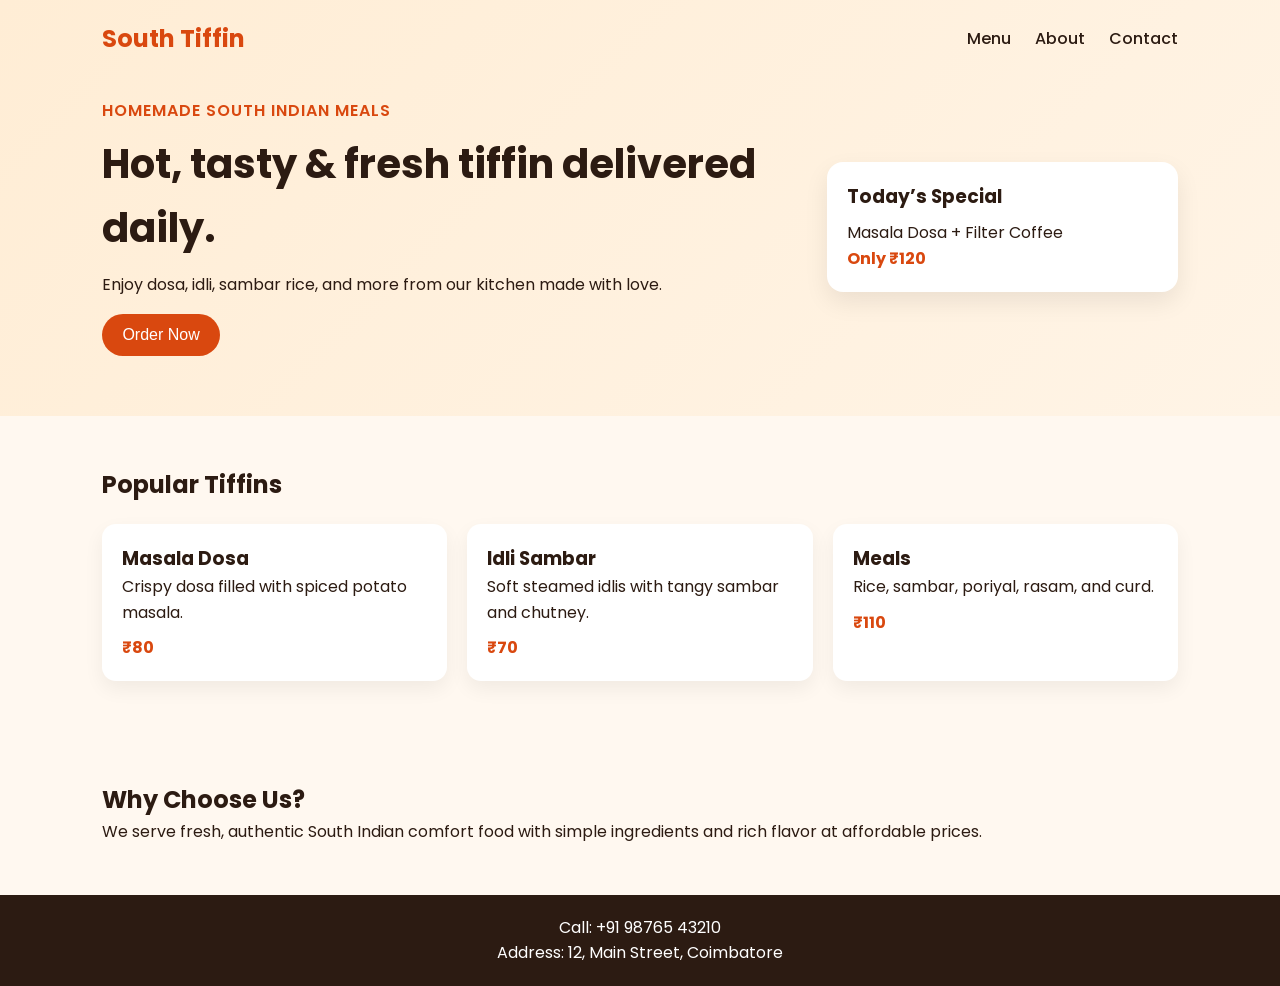
<file: project 1/index.html>
<!DOCTYPE html>
<html lang="en">
  <head>
    <meta charset="UTF-8" />
    <meta name="viewport" content="width=device-width, initial-scale=1.0" />
    <title>South Tiffin</title>
    <link rel="preconnect" href="https://fonts.googleapis.com" />
    <link rel="preconnect" href="https://fonts.gstatic.com" crossorigin />
    <link
      href="https://fonts.googleapis.com/css2?family=Poppins:wght@300;400;600;700&display=swap"
      rel="stylesheet"
    />
    <link rel="stylesheet" href="styles.css" />
  </head>
  <body>
    <header class="hero">
      <nav class="navbar">
        <div class="brand">South Tiffin</div>
        <div class="nav-links">
          <a href="#menu">Menu</a>
          <a href="#about">About</a>
          <a href="#contact">Contact</a>
        </div>
      </nav>

      <div class="hero-content">
        <div>
          <p class="tag">Homemade South Indian Meals</p>
          <h1>Hot, tasty & fresh tiffin delivered daily.</h1>
          <p class="desc">
            Enjoy dosa, idli, sambar rice, and more from our kitchen made with love.
          </p>
          <button id="orderBtn">Order Now</button>
        </div>
        <div class="hero-card">
          <h3>Today’s Special</h3>
          <p>Masala Dosa + Filter Coffee</p>
          <span>Only ₹120</span>
        </div>
      </div>
    </header>

    <main>
      <section id="menu" class="menu-section">
        <h2>Popular Tiffins</h2>
        <div class="menu-grid">
          <article class="menu-card">
            <h3>Masala Dosa</h3>
            <p>Crispy dosa filled with spiced potato masala.</p>
            <span>₹80</span>
          </article>
          <article class="menu-card">
            <h3>Idli Sambar</h3>
            <p>Soft steamed idlis with tangy sambar and chutney.</p>
            <span>₹70</span>
          </article>
          <article class="menu-card">
            <h3>Meals</h3>
            <p>Rice, sambar, poriyal, rasam, and curd.</p>
            <span>₹110</span>
          </article>
        </div>
      </section>

      <section id="about" class="about-section">
        <h2>Why Choose Us?</h2>
        <p>
          We serve fresh, authentic South Indian comfort food with simple ingredients and
          rich flavor at affordable prices.
        </p>
      </section>
    </main>

    <footer id="contact">
      <p>Call: +91 98765 43210</p>
      <p>Address: 12, Main Street, Coimbatore</p>
    </footer>

    <script src="script.js"></script>
  </body>
</html>
</file>
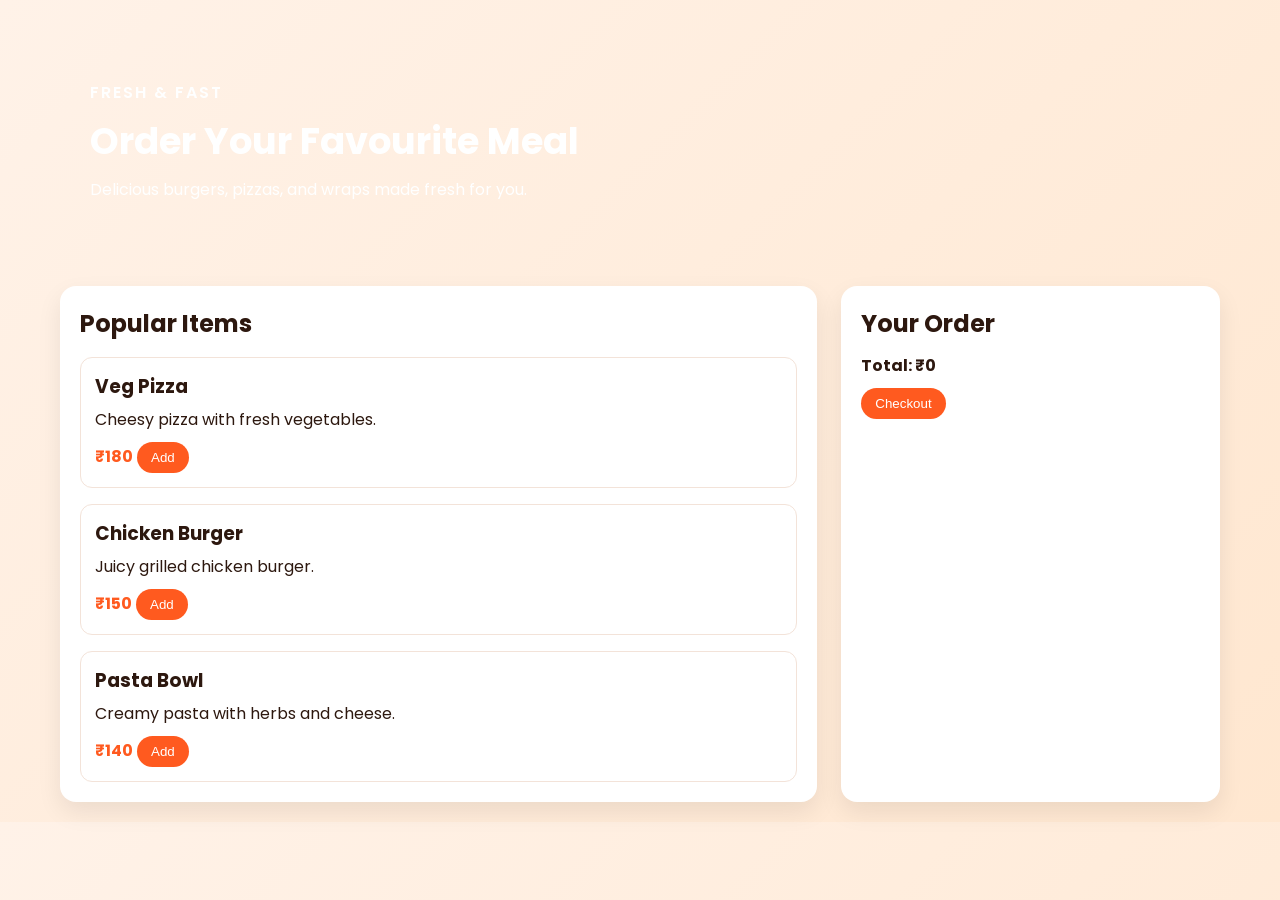
<file: project 2/index.html>
<!DOCTYPE html>
<html lang="en">
  <head>
    <meta charset="UTF-8" />
    <meta name="viewport" content="width=device-width, initial-scale=1.0" />
    <title>Restaurant Order Page</title>
    <link rel="preconnect" href="https://fonts.googleapis.com" />
    <link rel="preconnect" href="https://fonts.gstatic.com" crossorigin />
    <link
      href="https://fonts.googleapis.com/css2?family=Poppins:wght@300;400;500;600;700&display=swap"
      rel="stylesheet"
    />
    <link rel="stylesheet" href="styles.css" />
  </head>
  <body>
    <div class="page">
      <header class="hero">
        <div class="hero-text">
          <p class="tag">Fresh & Fast</p>
          <h1>Order Your Favourite Meal</h1>
          <p>Delicious burgers, pizzas, and wraps made fresh for you.</p>
        </div>
      </header>

      <main class="content">
        <section class="menu-section">
          <h2>Popular Items</h2>
          <div class="menu-list">
            <div class="card">
              <h3>Veg Pizza</h3>
              <p>Cheesy pizza with fresh vegetables.</p>
              <span>₹180</span>
              <button class="add-btn">Add</button>
            </div>
            <div class="card">
              <h3>Chicken Burger</h3>
              <p>Juicy grilled chicken burger.</p>
              <span>₹150</span>
              <button class="add-btn">Add</button>
            </div>
            <div class="card">
              <h3>Pasta Bowl</h3>
              <p>Creamy pasta with herbs and cheese.</p>
              <span>₹140</span>
              <button class="add-btn">Add</button>
            </div>
          </div>
        </section>

        <aside class="order-summary">
          <h2>Your Order</h2>
          <ul id="orderList"></ul>
          <div class="total">Total: ₹<span id="totalPrice">0</span></div>
          <button id="checkoutBtn">Checkout</button>
        </aside>
      </main>
    </div>

    <script src="script.js"></script>
  </body>
</html>
</file>
<file: project 1/styles.css>
:root {
  --bg: #fff8f0;
  --primary: #d9480f;
  --dark: #2c1b12;
  --cream: #fff;
}

* {
  box-sizing: border-box;
  margin: 0;
  padding: 0;
}

body {
  font-family: 'Poppins', sans-serif;
  color: var(--dark);
  background: var(--bg);
  line-height: 1.6;
}

.hero {
  background: linear-gradient(135deg, #ffedd5, #fff4e6);
  padding: 20px 8% 60px;
}

.navbar {
  display: flex;
  justify-content: space-between;
  align-items: center;
  margin-bottom: 40px;
}

.brand {
  font-size: 1.5rem;
  font-weight: 700;
  color: var(--primary);
}

.nav-links a {
  color: var(--dark);
  margin-left: 20px;
  text-decoration: none;
  font-weight: 500;
}

.hero-content {
  display: grid;
  grid-template-columns: 2fr 1fr;
  gap: 24px;
  align-items: center;
}

.hero h1 {
  font-size: 2.5rem;
  margin: 8px 0 12px;
}

.tag {
  color: var(--primary);
  font-weight: 600;
  text-transform: uppercase;
  letter-spacing: 1px;
}

.desc {
  max-width: 600px;
  margin-bottom: 16px;
}

button {
  background: var(--primary);
  color: white;
  border: none;
  padding: 12px 20px;
  border-radius: 30px;
  cursor: pointer;
  font-size: 1rem;
}

.hero-card {
  background: white;
  padding: 20px;
  border-radius: 16px;
  box-shadow: 0 10px 25px rgba(0, 0, 0, 0.08);
}

.hero-card h3 {
  margin-bottom: 8px;
}

.hero-card span {
  color: var(--primary);
  font-weight: 700;
}

.menu-section,
.about-section {
  padding: 50px 8%;
}

.menu-grid {
  display: grid;
  grid-template-columns: repeat(3, 1fr);
  gap: 20px;
  margin-top: 20px;
}

.menu-card {
  background: white;
  padding: 20px;
  border-radius: 14px;
  box-shadow: 0 8px 20px rgba(0, 0, 0, 0.06);
}

.menu-card span {
  display: inline-block;
  margin-top: 10px;
  color: var(--primary);
  font-weight: 700;
}

footer {
  background: var(--dark);
  color: white;
  text-align: center;
  padding: 20px;
}

@media (max-width: 768px) {
  .hero-content,
  .menu-grid {
    grid-template-columns: 1fr;
  }

  .navbar {
    flex-direction: column;
    gap: 10px;
  }
}
</file>
<file: project 2/styles.css>
:root {
  --bg: #fff6f0;
  --primary: #ff5a1f;
  --dark: #2d180f;
  --card: #ffffff;
}

* {
  box-sizing: border-box;
  margin: 0;
  padding: 0;
}

body {
  font-family: 'Poppins', sans-serif;
  background: linear-gradient(135deg, #fff2e8, #ffe7d0);
  color: var(--dark);
}

.page {
  max-width: 1200px;
  margin: 0 auto;
  padding: 20px;
}

.hero {
  background: url('https://images.unsplash.com/photo-1517248135467-4c7edcad34c4?auto=format&fit=crop&w=1200&q=80') center/cover;
  border-radius: 20px;
  padding: 60px 30px;
  color: white;
  margin-bottom: 24px;
}

.hero-text h1 {
  font-size: 2.3rem;
  margin: 8px 0;
}

.tag {
  text-transform: uppercase;
  letter-spacing: 2px;
  font-weight: 600;
}

.content {
  display: grid;
  grid-template-columns: 2fr 1fr;
  gap: 24px;
}

.menu-section,
.order-summary {
  background: var(--card);
  border-radius: 16px;
  padding: 20px;
  box-shadow: 0 10px 25px rgba(0, 0, 0, 0.08);
}

.menu-list {
  display: grid;
  gap: 16px;
  margin-top: 16px;
}

.card {
  border: 1px solid #f3e3d9;
  border-radius: 12px;
  padding: 14px;
}

.card h3 {
  margin-bottom: 6px;
}

.card span {
  display: inline-block;
  margin-top: 8px;
  color: var(--primary);
  font-weight: 700;
}

.add-btn,
#checkoutBtn {
  margin-top: 10px;
  background: var(--primary);
  color: white;
  border: none;
  padding: 8px 14px;
  border-radius: 20px;
  cursor: pointer;
}

.order-summary ul {
  list-style: none;
  margin-top: 12px;
}

.order-summary li {
  padding: 8px 0;
  border-bottom: 1px solid #eee;
}

.total {
  margin-top: 12px;
  font-weight: 700;
}

@media (max-width: 768px) {
  .content {
    grid-template-columns: 1fr;
  }
}
</file>
